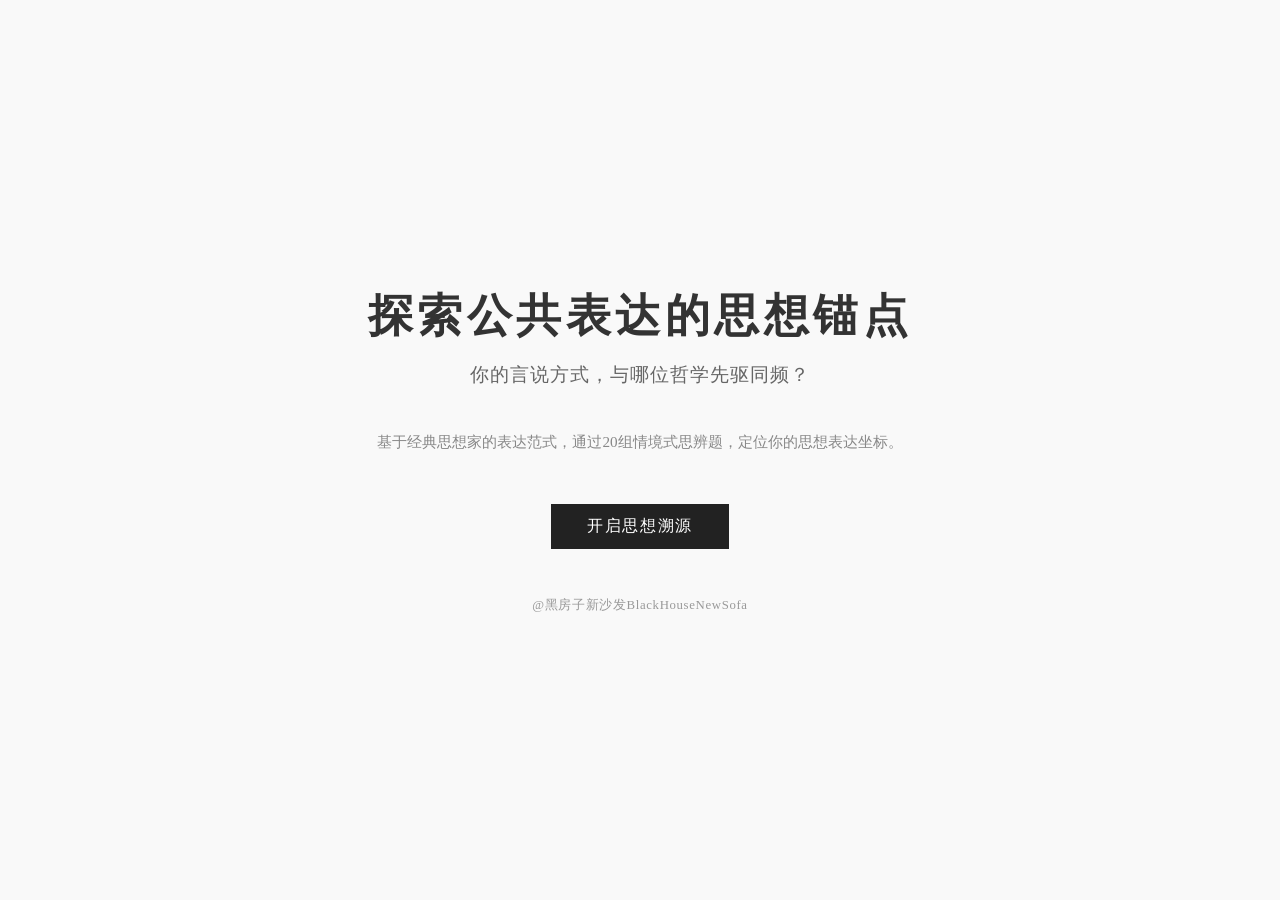
<file: index.html>
<!DOCTYPE html>
<html lang="zh-CN">
<head>
    <meta charset="UTF-8">
    <meta name="viewport" content="width=device-width, initial-scale=1.0">
    <title>探索公共表达的思想锚点</title>
    <style>
        /* 全局样式重置 */
        * {
            margin: 0;
            padding: 0;
            box-sizing: border-box;
            font-family: "SimSun", 宋体, serif; /* 替换为宋体 */
        }

        /* 页面主体布局 */
        body {
            background-color: #f9f9f9;
            height: 100vh;
            display: flex;
            flex-direction: column;
            justify-content: center;
            align-items: center;
            text-align: center;
            padding: 0 20px;
        }

        /* 主标题样式（宋体优化） */
        .main-title {
            font-size: 2.8rem;
            color: #333;
            font-weight: 600; /* 宋体加粗更有质感 */
            margin-bottom: 1rem;
            letter-spacing: 0.1em; /* 宋体字间距稍大更美观 */
        }

        /* 副标题样式 */
        .sub-title {
            font-size: 1.2rem;
            color: #666;
            font-weight: 400;
            margin-bottom: 2.5rem;
            letter-spacing: 0.05em;
        }

        /* 引导语样式 */
        .guide-text {
            font-size: 0.95rem;
            color: #888;
            line-height: 1.8; /* 宋体行高稍大提升可读性 */
            max-width: 600px;
            margin-bottom: 3rem;
        }

        /* 按钮样式 */
        .start-btn {
            background-color: #222;
            color: #fff;
            border: none;
            padding: 12px 36px;
            font-size: 1rem;
            cursor: pointer;
            transition: background-color 0.3s ease;
            letter-spacing: 0.1em; /* 按钮文字字间距呼应标题 */
            font-family: "SimSun", 宋体, serif; /* 按钮同步宋体 */
        }

        .start-btn:hover {
            background-color: #444;
        }

        /* 署名样式 */
        .curator {
            font-size: 0.8rem;
            color: #999;
            margin-top: 3rem;
            letter-spacing: 0.05em;
        }

        /* 响应式适配 */
        @media (max-width: 768px) {
            .main-title {
                font-size: 2rem;
                letter-spacing: 0.08em;
            }
            .sub-title {
                font-size: 1rem;
            }
            .guide-text {
                font-size: 0.85rem;
            }
        }
    </style>
</head>
<body>
    <h1 class="main-title">探索公共表达的思想锚点</h1>
    <h2 class="sub-title">你的言说方式，与哪位哲学先驱同频？</h2>
    <p class="guide-text">基于经典思想家的表达范式，通过20组情境式思辨题，定位你的思想表达坐标。</p>
    <button class="start-btn">开启思想溯源</button>
    <p class="curator">@黑房子新沙发BlackHouseNewSofa</p>

    <!-- 新增的跳转逻辑 -->
    <script>
        // 1. 获取按钮元素
        const startBtn = document.querySelector('.start-btn');
        
        // 2. 为按钮添加点击事件
        startBtn.addEventListener('click', function() {
            // 3. 跳转到question.html页面
            window.location.href = 'question.html';
        });
    </script>
</body>
</html>
</file>
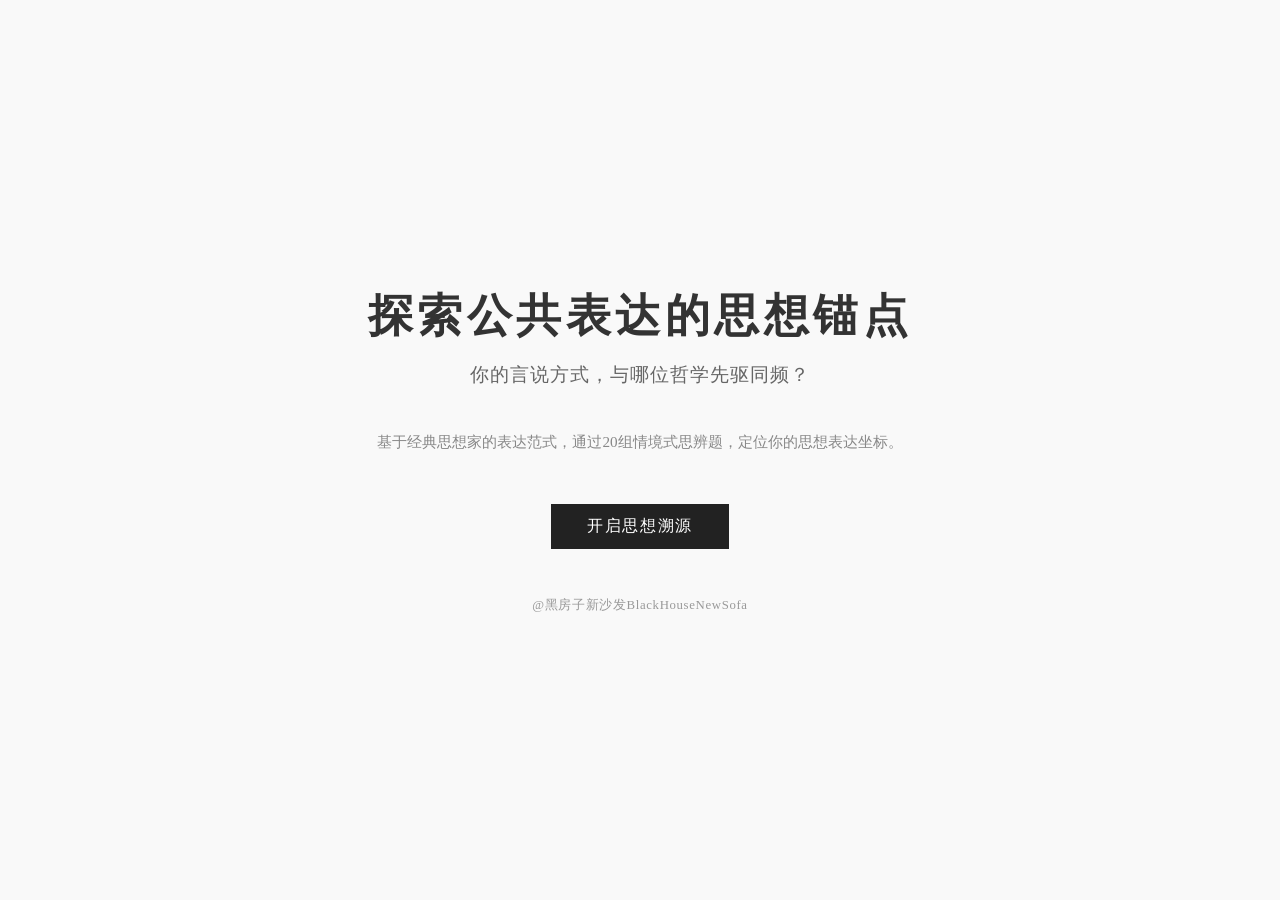
<file: kaichang.html>
<!DOCTYPE html>
<html lang="zh-CN">
<head>
    <meta charset="UTF-8">
    <meta name="viewport" content="width=device-width, initial-scale=1.0">
    <title>探索公共表达的思想锚点</title>
    <style>
        /* 全局样式重置 */
        * {
            margin: 0;
            padding: 0;
            box-sizing: border-box;
            font-family: "SimSun", 宋体, serif; /* 替换为宋体 */
        }

        /* 页面主体布局 */
        body {
            background-color: #f9f9f9;
            height: 100vh;
            display: flex;
            flex-direction: column;
            justify-content: center;
            align-items: center;
            text-align: center;
            padding: 0 20px;
        }

        /* 主标题样式（宋体优化） */
        .main-title {
            font-size: 2.8rem;
            color: #333;
            font-weight: 600; /* 宋体加粗更有质感 */
            margin-bottom: 1rem;
            letter-spacing: 0.1em; /* 宋体字间距稍大更美观 */
        }

        /* 副标题样式 */
        .sub-title {
            font-size: 1.2rem;
            color: #666;
            font-weight: 400;
            margin-bottom: 2.5rem;
            letter-spacing: 0.05em;
        }

        /* 引导语样式 */
        .guide-text {
            font-size: 0.95rem;
            color: #888;
            line-height: 1.8; /* 宋体行高稍大提升可读性 */
            max-width: 600px;
            margin-bottom: 3rem;
        }

        /* 按钮样式 */
        .start-btn {
            background-color: #222;
            color: #fff;
            border: none;
            padding: 12px 36px;
            font-size: 1rem;
            cursor: pointer;
            transition: background-color 0.3s ease;
            letter-spacing: 0.1em; /* 按钮文字字间距呼应标题 */
            font-family: "SimSun", 宋体, serif; /* 按钮同步宋体 */
        }

        .start-btn:hover {
            background-color: #444;
        }

        /* 署名样式 */
        .curator {
            font-size: 0.8rem;
            color: #999;
            margin-top: 3rem;
            letter-spacing: 0.05em;
        }

        /* 响应式适配 */
        @media (max-width: 768px) {
            .main-title {
                font-size: 2rem;
                letter-spacing: 0.08em;
            }
            .sub-title {
                font-size: 1rem;
            }
            .guide-text {
                font-size: 0.85rem;
            }
        }
    </style>
</head>
<body>
    <h1 class="main-title">探索公共表达的思想锚点</h1>
    <h2 class="sub-title">你的言说方式，与哪位哲学先驱同频？</h2>
    <p class="guide-text">基于经典思想家的表达范式，通过20组情境式思辨题，定位你的思想表达坐标。</p>
    <button class="start-btn">开启思想溯源</button>
    <p class="curator">@黑房子新沙发BlackHouseNewSofa</p>
</body>

</html>
</file>
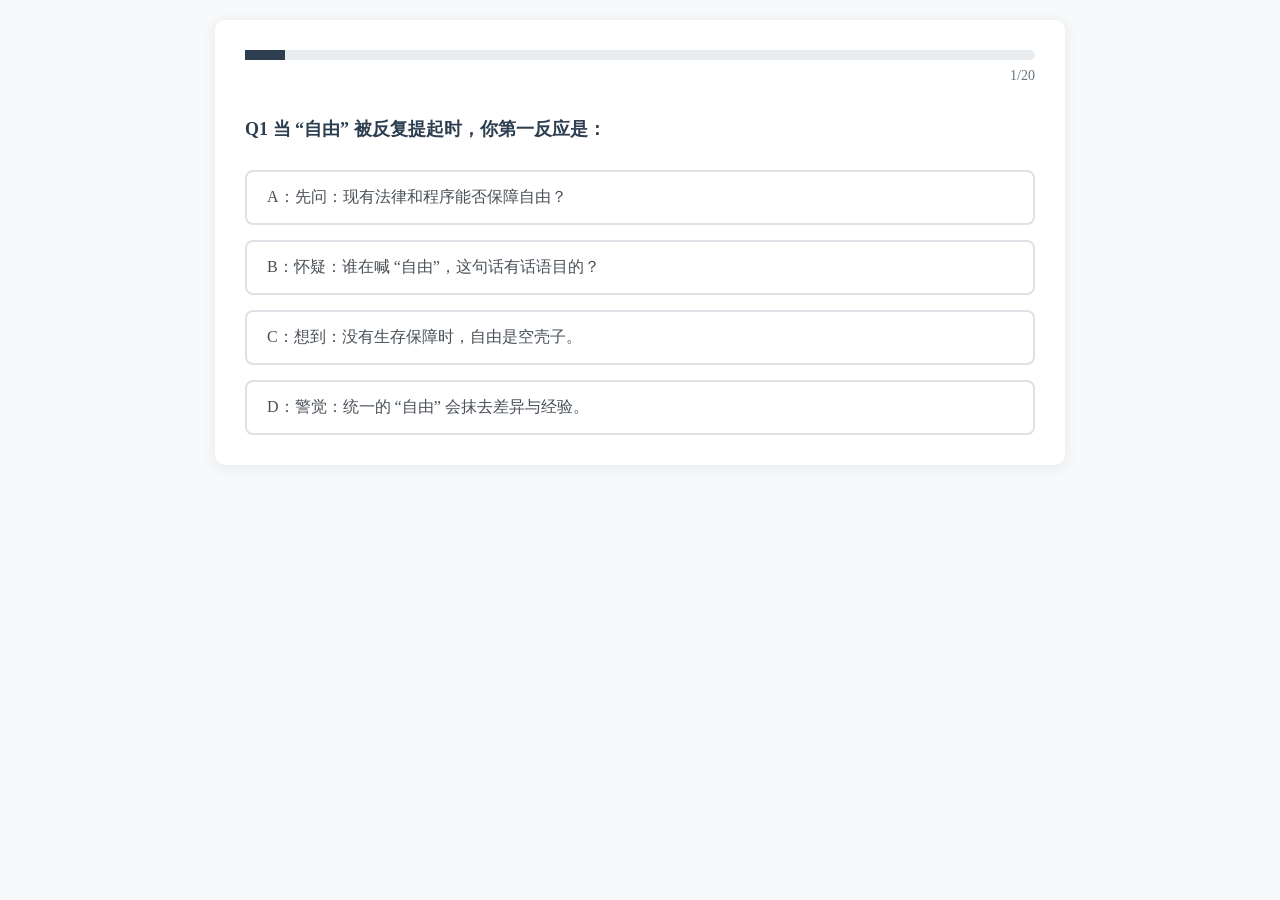
<file: question.html>
<!DOCTYPE html>
<html lang="zh-CN">
<head>
    <meta charset="UTF-8">
    <meta name="viewport" content="width=device-width, initial-scale=1.0">
    <title>哲学表达范式测试 - 答题页</title>
    <style>
        * { margin: 0; padding: 0; box-sizing: border-box; font-family: "SimSun", serif; }
        body { background: #f8f9fa; padding: 20px; }
        .container { max-width: 850px; margin: 0 auto; background: white; padding: 30px; border-radius: 10px; box-shadow: 0 2px 15px rgba(0,0,0,0.08); }
        .progress { margin-bottom: 30px; }
        .progress-bar { height: 10px; background: #e9ecef; border-radius: 5px; }
        .progress-fill { height: 100%; background: #2c3e50; width: 5%; }
        .progress-text { margin-top: 8px; font-size: 14px; color: #6c757d; text-align: right; }
        .question { font-size: 18px; margin-bottom: 25px; line-height: 1.7; color: #2c3e50; font-weight: 600; }
        .options { display: flex; flex-direction: column; gap: 15px; }
        .option { padding: 15px 20px; border: 2px solid #dee2e6; border-radius: 8px; background: white; text-align: left; cursor: pointer; font-size: 16px; color: #495057; }
        .option:hover { border-color: #2c3e50; background: #f8f9fa; }
    </style>
</head>
<body>
    <div class="container">
        <!-- 进度条 -->
        <div class="progress">
            <div class="progress-bar">
                <div id="progress-fill" class="progress-fill"></div>
            </div>
            <div id="progress-text" class="progress-text">1/20</div>
        </div>

        <!-- 题目容器 -->
        <div id="question-container">
            <div class="question" id="question-text">Q1 当 “自由” 被反复提起时，你第一反应是：</div>
            <div class="options" id="option-list">
                <div class="option" onclick="selectOption(0)">A：先问：现有法律和程序能否保障自由？</div>
                <div class="option" onclick="selectOption(1)">B：怀疑：谁在喊 “自由”，这句话有话语目的？</div>
                <div class="option" onclick="selectOption(2)">C：想到：没有生存保障时，自由是空壳子。</div>
                <div class="option" onclick="selectOption(3)">D：警觉：统一的 “自由” 会抹去差异与经验。</div>
            </div>
        </div>
    </div>

    <script>
        // 初始化变量
        let currentQ = 1; // 当前题目（从1开始）
        const scores = [0, 0, 0, 0]; // A/B/C/D得分
        
        // 完整20道题的题目+选项配置
        const quizData = [
            {
                question: "Q1 当 “自由” 被反复提起时，你第一反应是：",
                options: [
                    "A：先问：现有法律和程序能否保障自由？",
                    "B：怀疑：谁在喊 “自由”，这句话有话语目的？",
                    "C：想到：没有生存保障时，自由是空壳子。",
                    "D：警觉：统一的 “自由” 会抹去差异与经验。"
                ]
            },
            {
                question: "Q2 面对热门社会议题，你更倾向于：",
                options: [
                    "A：先梳理议题的核心规则与边界，再发表观点。",
                    "B：拆解议题背后的利益相关方，看谁在主导话语权。",
                    "C：优先关注议题对普通人现实生活的实际影响。",
                    "D：收集不同群体的真实感受，避免单一视角判断。"
                ]
            },
            {
                question: "Q3 你认为有效的沟通，最重要的是：",
                options: [
                    "A：逻辑清晰，论据扎实，符合共同认可的标准。",
                    "B：识别沟通中的权力关系，避免被话术误导。",
                    "C：能落地，能解决实际问题，而非空谈理论。",
                    "D：尊重彼此的经验差异，不强行统一观点。"
                ]
            },
            {
                question: "Q4 当他人与你观点冲突时，你会：",
                options: [
                    "A：先核对双方的论证逻辑，找分歧的核心点。",
                    "B：思考对方的立场背后，是否有未说出口的利益。",
                    "C：先看冲突是否影响实际利益，再决定是否争论。",
                    "D：尝试理解对方的成长背景，接纳不同的视角。"
                ]
            },
            {
                question: "Q5 你如何看待“真理”这个词：",
                options: [
                    "A：真理是可验证、可重复的客观规律。",
                    "B：真理是特定群体定义的，服务于其权力。",
                    "C：真理是能解决现实问题的有效假设。",
                    "D：真理是多元的，存在于不同人的经验中。"
                ]
            },
            {
                question: "Q6 表达观点时，你更在意：",
                options: [
                    "A：是否符合逻辑，是否有足够的证据支撑。",
                    "B：是否能拆解背后的权力结构，不被表象迷惑。",
                    "C：是否能转化为具体行动，产生实际价值。",
                    "D：是否能包容不同声音，不忽视少数人的感受。"
                ]
            },
            {
                question: "Q7 你对“权威观点”的态度是：",
                options: [
                    "A：看其论证过程是否符合规则，而非权威本身。",
                    "B：质疑权威的话语权来源，是否压制了其他声音。",
                    "C：看其是否能解决实际问题，再决定是否认同。",
                    "D：结合自身经验判断，不盲从也不刻意反对。"
                ]
            },
            {
                question: "Q8 讨论中，你最反感的是：",
                options: [
                    "A：逻辑混乱，偷换概念，不遵守讨论规则。",
                    "B：用“中立”“客观”包装自身的权力诉求。",
                    "C：空谈理想，不考虑现实条件和执行难度。",
                    "D：用自身经验代替所有人，忽视个体差异。"
                ]
            },
            {
                question: "Q9 你认为“理性”的核心是：",
                options: [
                    "A：遵循逻辑规则，排除情绪干扰的思考方式。",
                    "B：看清权力运作，不被意识形态绑架的清醒。",
                    "C：以现实为基础，追求实际效果的思维模式。",
                    "D：包容多元视角，不偏执于单一答案的心态。"
                ]
            },
            {
                question: "Q10 面对模糊的问题，你会：",
                options: [
                    "A：先定义问题的边界和规则，再寻找答案。",
                    "B：追问问题的提出者，看其背后的潜在意图。",
                    "C：先找类似的现实案例，从实践中找思路。",
                    "D：收集不同人的理解，再整合多元答案。"
                ]
            },
            {
                question: "Q11 你更认同哪种表达风格：",
                options: [
                    "A：严谨精准，用词规范，论据充分。",
                    "B：犀利深刻，直击本质，拆解话术。",
                    "C：务实落地，聚焦结果，少谈虚的。",
                    "D：温和包容，倾听为主，求同存异。"
                ]
            },
            {
                question: "Q12 你如何看待“情绪表达”：",
                options: [
                    "A：情绪需被理性约束，不能主导判断。",
                    "B：情绪是权力的载体，反映背后的压迫。",
                    "C：情绪要服务于实际需求，而非单纯宣泄。",
                    "D：情绪是真实的表达，应被看见和接纳。"
                ]
            },
            {
                question: "Q13 讨论时，你更关注：",
                options: [
                    "A：讨论是否围绕核心议题，逻辑是否闭环。",
                    "B：谁在主导讨论，谁的声音被忽略了。",
                    "C：讨论能否产生实际价值，解决具体问题。",
                    "D：每个人是否都有表达的空间，感受是否被尊重。"
                ]
            },
            {
                question: "Q14 你认为“说服他人”的关键是：",
                options: [
                    "A：用逻辑和证据，让对方认同你的论证。",
                    "B：拆解对方的认知框架，动摇其底层假设。",
                    "C：展示观点的实际好处，贴合对方的现实利益。",
                    "D：理解对方的立场，找到彼此的共情点。"
                ]
            },
            {
                question: "Q15 面对“少数派观点”，你会：",
                options: [
                    "A：按同一标准评判其逻辑，不因其小众而否定。",
                    "B：关注其被边缘化的原因，是否被权力压制。",
                    "C：看其是否有实际价值，再决定是否关注。",
                    "D：主动倾听，认为小众观点也有存在的意义。"
                ]
            },
            {
                question: "Q16 你更在意表达的：",
                options: [
                    "A：准确性，是否精准传递了核心信息。",
                    "B：批判性，是否能挑战既有的话语体系。",
                    "C：实用性，是否能解决当下的实际问题。",
                    "D：包容性，是否考虑到不同人的感受。"
                ]
            },
            {
                question: "Q17 你对“规则”的看法是：",
                options: [
                    "A：规则是保障公平的基础，应被普遍遵守。",
                    "B：规则是权力的产物，需不断质疑和重构。",
                    "C：规则应服务于现实需求，可灵活调整。",
                    "D：规则应兼顾个体差异，避免一刀切。"
                ]
            },
            {
                question: "Q18 讨论中，你会优先考虑：",
                options: [
                    "A：讨论的程序是否公平，是否遵循共同规则。",
                    "B：讨论的话语权是否平等，是否存在压制。",
                    "C：讨论的结果是否有实际意义，能否落地。",
                    "D：讨论的氛围是否友好，是否尊重每个人。"
                ]
            },
            {
                question: "Q19 你认为“公平”的前提是：",
                options: [
                    "A：所有人遵循同一套规则，无特殊对待。",
                    "B：权力结构被解构，每个人都有平等的话语权。",
                    "C：每个人的现实需求都能被满足，而非形式平等。",
                    "D：每个人的差异都被看见，按需分配而非平均。"
                ]
            },
            {
                question: "Q20 如果只能选一句最符合你的表达信念：",
                options: [
                    "A：规则可被完善，但需程序与耐心。",
                    "B：权力必须被直视与重构，否则空谈。",
                    "C：先解决物质生存再谈话语与形式。",
                    "D：承认并保留差异，比追求统一更重要。"
                ]
            }
        ];

        // 选项点击逻辑
        function selectOption(choice) {
            // 累加得分
            scores[choice]++;
            
            // 题目未完成：切换下一题
            if (currentQ < 20) {
                currentQ++;
                // 更新题目文本
                document.getElementById("question-text").textContent = quizData[currentQ - 1].question;
                // 更新选项列表
                const optionList = document.getElementById("option-list");
                optionList.innerHTML = ""; // 清空原有选项
                quizData[currentQ - 1].options.forEach((opt, idx) => {
                    const optionDiv = document.createElement("div");
                    optionDiv.className = "option";
                    optionDiv.onclick = () => selectOption(idx);
                    optionDiv.textContent = opt;
                    optionList.appendChild(optionDiv);
                });
                // 更新进度条
                const progress = (currentQ / 20) * 100;
                document.getElementById("progress-fill").style.width = `${progress}%`;
                document.getElementById("progress-text").textContent = `${currentQ}/20`;
            } 
            // 题目完成：强制跳转结果页
            else {
                const scoreStr = scores.join(',');
                console.log("答题完成，得分：", scoreStr);
                // 优先用replace避免历史记录问题，确保跳转
                location.replace(`result.html?scores=${scoreStr}`);
            }
        }
    </script>
</body>
</html>
</file>
